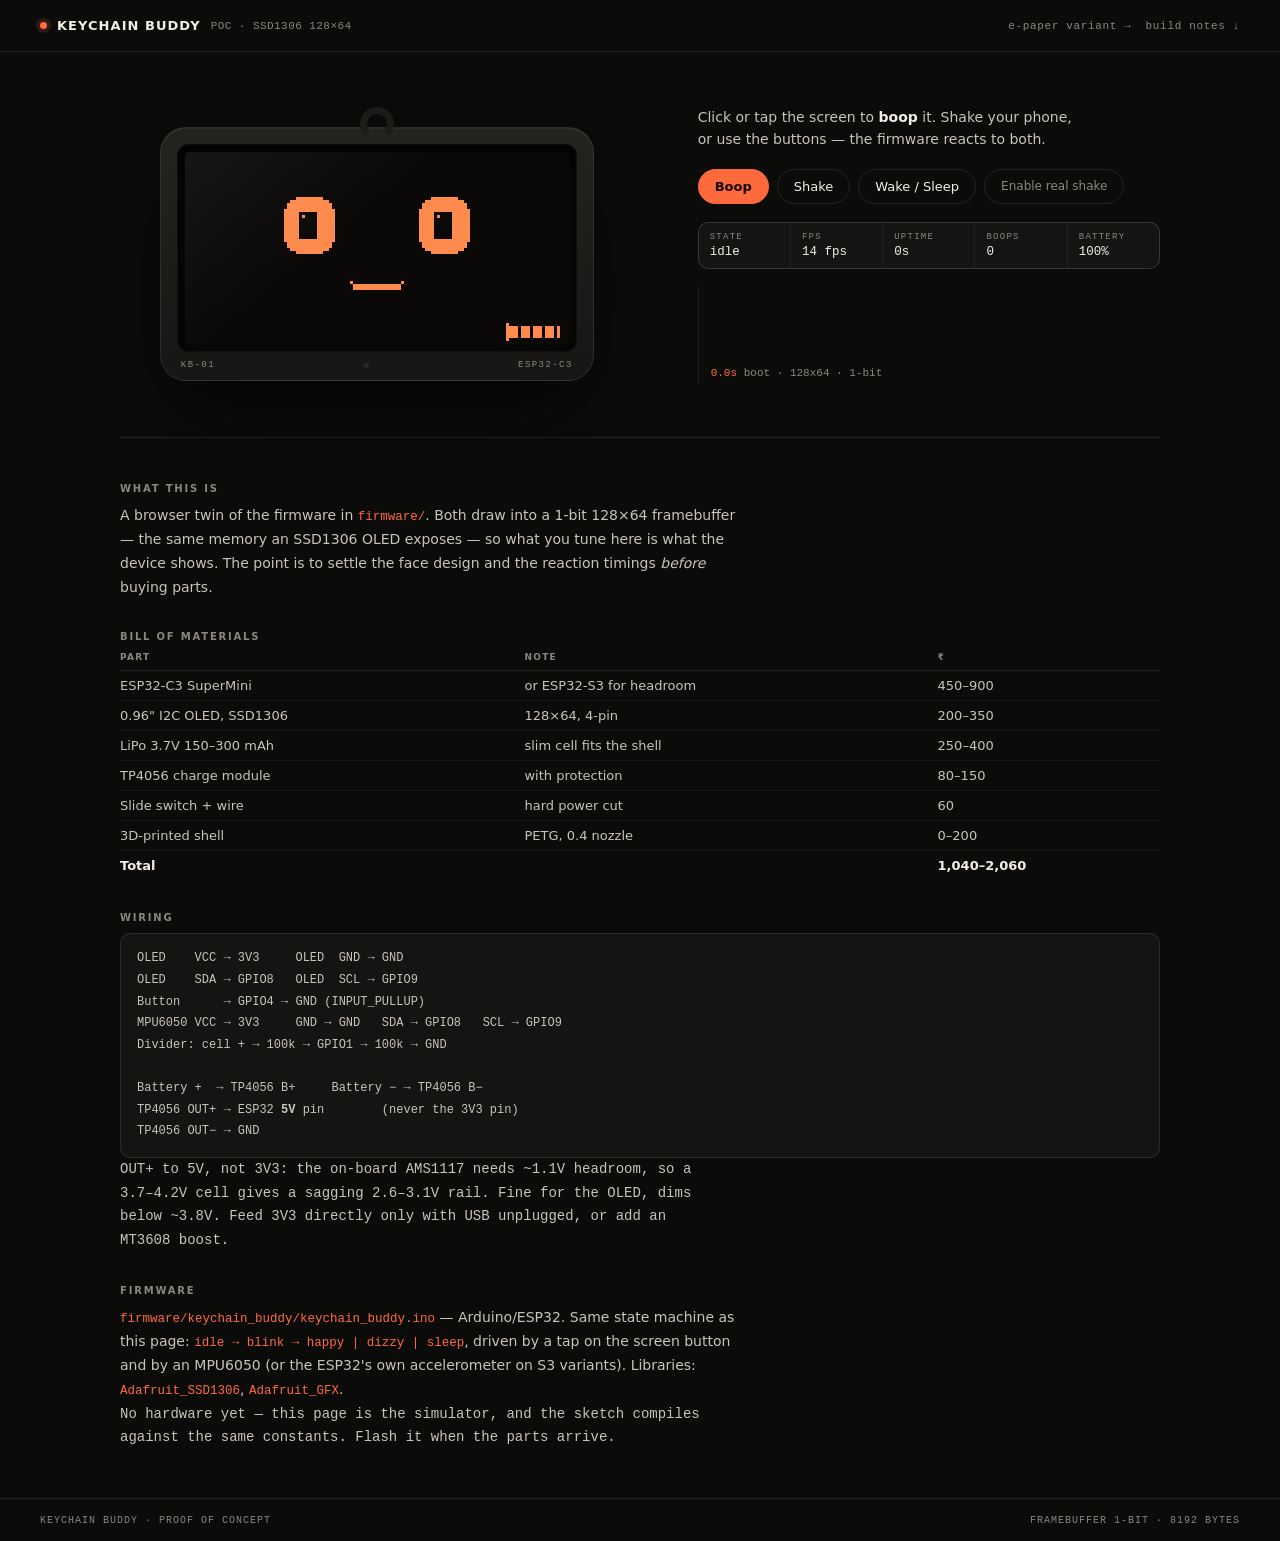
<file: index.html>
<!DOCTYPE html>
<html lang="en">
<head>
<meta charset="UTF-8">
<meta name="viewport" content="width=device-width, initial-scale=1.0">
<title>Keychain Buddy — POC</title>
<meta name="description" content="A 128x64 pixel pet for an ESP32 keychain. Browser simulator of the firmware behaviour.">
<meta name="theme-color" content="#0b0b0a">
<link rel="canonical" href="https://vishnuvsdevtech.github.io/keychain-buddy/">
<meta property="og:title" content="Keychain Buddy — 128×64 pixel pet">
<meta property="og:description" content="A monochrome pixel companion for an ESP32 + OLED keychain. Browser simulator, real firmware logic.">
<meta property="og:type" content="website">
<meta name="twitter:card" content="summary_large_image">
<link rel="stylesheet" href="assets/style.css">
</head>
<body>

<header class="top">
  <div class="brand">
    <span class="dot" aria-hidden="true"></span>
    <strong>KEYCHAIN BUDDY</strong>
    <span class="tag mono">POC · SSD1306 128×64</span>
  </div>
  <div class="head-links">
    <a class="gh mono" href="https://vishnuvsdevtech.github.io/eink-buddy/">e-paper variant →</a>
    <a class="gh mono" href="#build">build notes ↓</a>
  </div>
</header>

<main>
  <section class="stage">

    <div class="device" id="device">
      <div class="ring" aria-hidden="true"></div>
      <div class="shell">
        <div class="bezel">
          <canvas id="screen" width="128" height="64" aria-label="Simulated OLED screen showing the pixel pet"></canvas>
          <div class="glass" aria-hidden="true"></div>
        </div>
        <div class="under mono">
          <span>KB-01</span>
          <span id="led" class="led" aria-hidden="true"></span>
          <span>ESP32-C3</span>
        </div>
      </div>
    </div>

    <div class="controls">
      <p class="hint">
        Click or tap the screen to <b>boop</b> it. Shake your phone, or use the buttons —
        the firmware reacts to both.
      </p>

      <div class="btns">
        <button id="boop" class="btn solid">Boop</button>
        <button id="shake" class="btn">Shake</button>
        <button id="wake" class="btn">Wake / Sleep</button>
        <button id="motion" class="btn ghost">Enable real shake</button>
      </div>

      <dl class="readout mono">
        <div><dt>state</dt><dd id="st-state">idle</dd></div>
        <div><dt>fps</dt><dd id="st-fps">—</dd></div>
        <div><dt>uptime</dt><dd id="st-up">0s</dd></div>
        <div><dt>boops</dt><dd id="st-boops">0</dd></div>
        <div><dt>battery</dt><dd id="st-bat">100%</dd></div>
      </dl>

      <div class="log mono" id="log" aria-live="polite"></div>
    </div>
  </section>

  <section id="build" class="build">
    <h2>What this is</h2>
    <p>
      A browser twin of the firmware in <code>firmware/</code>. Both draw into a
      1-bit 128×64 framebuffer — the same memory an SSD1306 OLED exposes — so what
      you tune here is what the device shows. The point is to settle the face
      design and the reaction timings <em>before</em> buying parts.
    </p>

    <h2>Bill of materials</h2>
    <table>
      <tr><th>Part</th><th>Note</th><th>₹</th></tr>
      <tr><td>ESP32-C3 SuperMini</td><td>or ESP32-S3 for headroom</td><td>450–900</td></tr>
      <tr><td>0.96" I2C OLED, SSD1306</td><td>128×64, 4-pin</td><td>200–350</td></tr>
      <tr><td>LiPo 3.7V 150–300 mAh</td><td>slim cell fits the shell</td><td>250–400</td></tr>
      <tr><td>TP4056 charge module</td><td>with protection</td><td>80–150</td></tr>
      <tr><td>Slide switch + wire</td><td>hard power cut</td><td>60</td></tr>
      <tr><td>3D-printed shell</td><td>PETG, 0.4 nozzle</td><td>0–200</td></tr>
      <tr class="total"><td colspan="2">Total</td><td>1,040–2,060</td></tr>
    </table>

    <h2>Wiring</h2>
    <pre class="mono">OLED    VCC → 3V3     OLED  GND → GND
OLED    SDA → GPIO8   OLED  SCL → GPIO9
Button      → GPIO4 → GND (INPUT_PULLUP)
MPU6050 VCC → 3V3     GND → GND   SDA → GPIO8   SCL → GPIO9
Divider: cell + → 100k → GPIO1 → 100k → GND

Battery +  → TP4056 B+     Battery − → TP4056 B−
TP4056 OUT+ → ESP32 <b>5V</b> pin        (never the 3V3 pin)
TP4056 OUT− → GND</pre>
    <p class="fine mono">
      OUT+ to 5V, not 3V3: the on-board AMS1117 needs ~1.1V headroom, so a 3.7–4.2V cell
      gives a sagging 2.6–3.1V rail. Fine for the OLED, dims below ~3.8V. Feed 3V3 directly
      only with USB unplugged, or add an MT3608 boost.
    </p>

    <h2>Firmware</h2>
    <p>
      <code>firmware/keychain_buddy/keychain_buddy.ino</code> — Arduino/ESP32.
      Same state machine as this page: <code>idle → blink → happy | dizzy | sleep</code>,
      driven by a tap on the screen button and by an MPU6050 (or the ESP32's own
      accelerometer on S3 variants). Libraries: <code>Adafruit_SSD1306</code>,
      <code>Adafruit_GFX</code>.
    </p>
    <p class="fine mono">
      No hardware yet — this page is the simulator, and the sketch compiles against the
      same constants. Flash it when the parts arrive.
    </p>
  </section>
</main>

<footer class="foot mono">
  <span>Keychain Buddy · proof of concept</span>
  <span>framebuffer 1-bit · 8192 bytes</span>
</footer>

<script src="assets/buddy-core.js"></script>
<script src="assets/buddy.js"></script>
</body>
</html>
</file>
<file: assets/style.css>
/* Keychain Buddy — POC
   Palette mirrors the hardware: one pixel channel on an unlit OLED. */

:root{
  --bg:#0b0b0a;
  --panel:#141412;
  --shell:#1c1b18;
  --ink:#f2eee6;
  --ink-2:#c9c4ba;
  --muted:#8b877f;
  --line:rgba(242,238,230,.10);
  --accent:#ff6a3d;
  --pix:#ff8a4d;          /* lit pixel */
  --oled:#0a0908;         /* unlit pixel */
  --mono:'Geist Mono',ui-monospace,'SF Mono',Menlo,monospace;
  --sans:'Geist',ui-sans-serif,system-ui,-apple-system,'Segoe UI',sans-serif;
}

*{box-sizing:border-box}
html,body{margin:0}
body{
  background:var(--bg);
  color:var(--ink);
  font-family:var(--sans);
  -webkit-font-smoothing:antialiased;
  min-height:100vh;
  display:flex; flex-direction:column;
}
.mono{font-family:var(--mono)}

/* ---------- header ---------- */
.top{
  display:flex; align-items:center; justify-content:space-between;
  padding:18px clamp(16px,4vw,40px);
  border-bottom:1px solid var(--line);
}
.brand{display:flex; align-items:center; gap:10px; font-size:13px; letter-spacing:.08em}
.brand .dot{width:7px;height:7px;border-radius:50%;background:var(--accent);
  box-shadow:0 0 0 4px rgba(255,106,61,.15)}
.tag{color:var(--muted); font-size:11px; letter-spacing:.04em}
.gh{color:var(--muted); font-size:11px; text-decoration:none; letter-spacing:.06em}
.head-links{display:flex; align-items:center; gap:14px; flex-wrap:wrap}
.head-links .gh:hover{color:var(--ink)}
.gh:hover{color:var(--accent)}

/* ---------- stage ---------- */
main{flex:1; width:100%; max-width:1120px; margin:0 auto; padding:0 clamp(16px,4vw,40px)}

.stage{
  display:grid; grid-template-columns:minmax(0,1fr) minmax(0,.9fr);
  gap:clamp(24px,5vw,64px); align-items:center;
  padding:clamp(28px,6vh,64px) 0;
}
@media (max-width:820px){ .stage{grid-template-columns:1fr; gap:32px} }

/* ---------- device ---------- */
.device{display:flex; flex-direction:column; align-items:center; position:relative}
.ring{
  width:34px;height:34px;border-radius:50%;
  border:7px solid var(--shell);
  border-bottom-color:transparent;
  margin-bottom:-14px; position:relative; z-index:2;
}
.shell{
  background:linear-gradient(180deg,#242320,#171614);
  border:1px solid rgba(242,238,230,.09);
  border-radius:26px;
  padding:16px 16px 10px;
  box-shadow:0 40px 80px -30px rgba(0,0,0,.9), inset 0 1px 0 rgba(255,255,255,.05);
  position:relative;
}
.bezel{
  background:#080807;
  border-radius:12px;
  padding:8px;
  position:relative;
  box-shadow:inset 0 0 0 1px rgba(255,255,255,.04), inset 0 10px 30px rgba(0,0,0,.8);
}
#screen{
  display:block;
  width:min(64vw, 384px);
  height:auto;
  aspect-ratio:2/1;
  image-rendering:pixelated;
  image-rendering:crisp-edges;
  border-radius:4px;
  background:var(--oled);
  cursor:pointer;
  touch-action:manipulation;
}
.glass{
  position:absolute; inset:8px; border-radius:4px; pointer-events:none;
  background:linear-gradient(140deg, rgba(255,255,255,.055), transparent 42%);
}
.under{
  display:flex; align-items:center; justify-content:space-between;
  font-size:9px; letter-spacing:.16em; color:var(--muted);
  padding:8px 4px 0;
}
.led{width:5px;height:5px;border-radius:50%;background:#2a2825;transition:background .25s}
.led.on{background:var(--accent); box-shadow:0 0 8px var(--accent)}

/* ---------- controls ---------- */
.controls{display:flex; flex-direction:column; gap:18px}
.hint{margin:0; color:var(--ink-2); font-size:14px; line-height:1.6; max-width:44ch}
.hint b{color:var(--ink)}

.btns{display:flex; flex-wrap:wrap; gap:8px}
.btn{
  font:inherit; font-size:13px; color:var(--ink);
  background:transparent; border:1px solid var(--line);
  border-radius:999px; padding:9px 16px; cursor:pointer;
  transition:border-color .2s, color .2s, background .2s, transform .1s;
}
.btn:hover{border-color:rgba(242,238,230,.32)}
.btn:active{transform:translateY(1px)}
.btn.solid{background:var(--accent); border-color:var(--accent); color:#160a05; font-weight:600}
.btn.solid:hover{background:#ff7d55}
.btn.ghost{color:var(--muted); font-size:12px}
.btn[disabled]{opacity:.4; cursor:default}

.readout{
  display:grid; grid-template-columns:repeat(auto-fit,minmax(84px,1fr));
  gap:1px; margin:0; background:var(--line);
  border:1px solid var(--line); border-radius:10px; overflow:hidden;
}
.readout > div{background:var(--panel); padding:9px 11px}
.readout dt{font-size:9px; letter-spacing:.14em; text-transform:uppercase; color:var(--muted)}
.readout dd{margin:3px 0 0; font-size:12.5px; color:var(--ink)}

.log{
  font-size:11px; line-height:1.75; color:var(--muted);
  border-left:1px solid var(--line); padding-left:12px;
  height:96px; overflow:hidden; display:flex; flex-direction:column-reverse;
}
.log span{white-space:nowrap; overflow:hidden; text-overflow:ellipsis}
.log b{color:var(--accent); font-weight:500}

/* ---------- build notes ---------- */
.build{border-top:1px solid var(--line); padding:clamp(28px,5vh,56px) 0 48px}
.build h2{
  font-size:10px; letter-spacing:.18em; text-transform:uppercase;
  color:var(--muted); font-weight:600; margin:32px 0 10px;
}
.build h2:first-child{margin-top:0}
.build p{color:var(--ink-2); font-size:14px; line-height:1.7; max-width:70ch; margin:0}
.build code{font-family:var(--mono); font-size:12.5px; color:var(--accent)}
.build table{width:100%; border-collapse:collapse; margin-top:6px; font-size:13px}
.build th{
  text-align:left; font-size:9px; letter-spacing:.14em; text-transform:uppercase;
  color:var(--muted); font-weight:600; padding:0 8px 8px 0; border-bottom:1px solid var(--line);
}
.build td{padding:7px 8px 7px 0; border-bottom:1px solid rgba(242,238,230,.05); color:var(--ink-2)}
.build tr.total td{color:var(--ink); font-weight:600; border-bottom:none}
.build pre{
  font-size:12px; line-height:1.8; color:var(--ink-2);
  background:var(--panel); border:1px solid var(--line); border-radius:10px;
  padding:14px 16px; overflow-x:auto; margin:6px 0 0;
}
.fine{font-size:11.5px; color:var(--muted); margin-top:14px}

/* ---------- footer ---------- */
.foot{
  display:flex; justify-content:space-between; gap:12px; flex-wrap:wrap;
  padding:16px clamp(16px,4vw,40px); border-top:1px solid var(--line);
  font-size:10px; letter-spacing:.1em; color:var(--muted); text-transform:uppercase;
}

@media (prefers-reduced-motion: reduce){
  .btn{transition:none}
}
</file>
